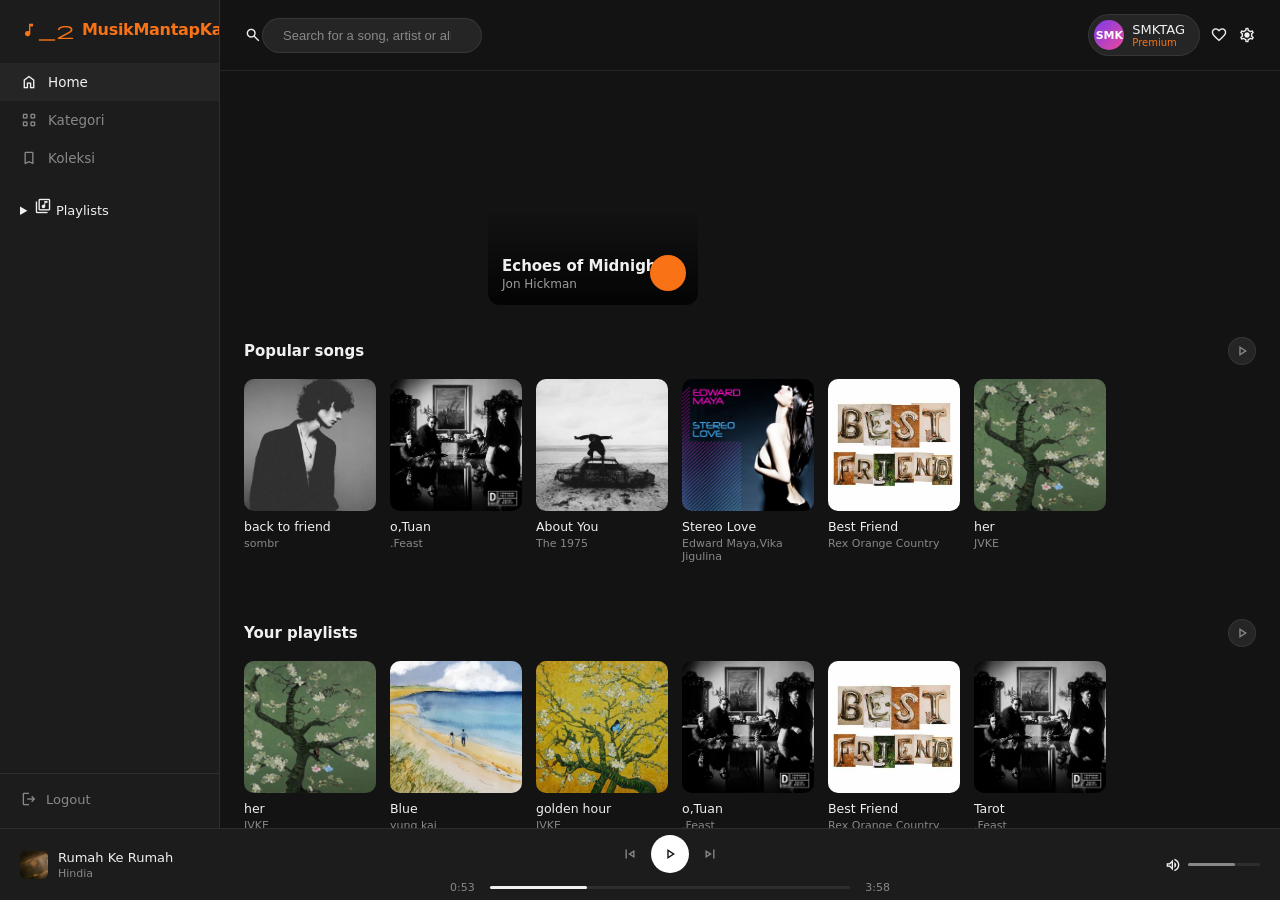
<file: Index.html>
<!DOCTYPE html>
<html lang="en">
<head>
  <meta charset="UTF-8">
  <meta name="viewport" content="width=device-width, initial-scale=1.0">
  <title>MusicMantap</title>
  <link rel="stylesheet" href="https://fonts.googleapis.com/css2?family=Material+Symbols+Outlined" />
  <link rel="stylesheet" href="Music.css">
</head>
<body>

<div class="app">

  <!-- SIDEBAR -->
  <aside class="sidebar">

    <div class="logo">
      <span class="material-symbols-outlined">music_note_2</span>
      MusikMantapKaliBah
    </div>

    <nav class="nav-section">
      <a href="#" class="nav-item active" >
        <span class="material-symbols-outlined">home</span>Home
      </a>
      <a href="Kategori.html" class="nav-item">
        <span class="material-symbols-outlined">view_cozy</span>Kategori
      </a>
      <a href="Koleksi.html" class="nav-item">
        <span class="material-symbols-outlined">bookmark</span>Koleksi
      </a>
    </nav>

    <div class="playlist-section">
      <details class="playlist-header">
        <summary>
        <span class="material-symbols-outlined">library_music</span>
        Playlists
        </summary>

      <div class="playlist-item">
        <div class="pl-thumb foto-rexorange1"></div>
        <a href="PlaylistYudis.html" class="linkplaylist">Playlist Yudis</a>
      </div>

      <div class="playlist-item">
        <div class="pl-thumb foto-jvke1"></div>
        <a href="PlaylistFardhan.html" class="linkplaylist">Playlist Fardhan</a>
      </div>

      <div class="playlist-item">
        <div class="pl-thumb foto-feast1"></div>
        <a href="PlaylistReyhan.html" class="linkplaylist">Playlist Reyhan</a>
      </div>

      <div class="playlist-item">
        <div class="pl-thumb foto-yungkai1"></div>
        <a href="PlaylistLita.html" class="linkplaylist">Playlist Lita</a>
      </div>
    </div>
    </details>

    <div class="sidebar-footer">
  <a href="Login/Login.html" style="text-decoration: none; color: inherit;">
    <div class="logout-btn">
      <span class="material-symbols-outlined">logout</span>
      Logout
    </div>
  </a>
</div>

  </aside>

  <!-- ══════════════════════════════════════════════════
      MAIN CONTENT
  ══════════════════════════════════════════════════ -->
  <main class="main">

    <!-- ── Top Bar ─────────────────────────────────── -->
    <div class="topbar">
      <div class="search-wrap">
        <span class="material-symbols-outlined">search</span>
        <input class="search-input" type="text" placeholder="Search for a song, artist or album" />
      </div>
      <div class="topbar-right">
        <div class="user-chip">
          <div class="avatar">SMK</div>
          <div>
            <div class="user-name">SMKTAG</div>
            <div class="user-tag">Premium</div>
          </div>
        </div>
        <span class="material-symbols-outlined">favorite</span>
        <span class="material-symbols-outlined">settings</span>
      </div>
    </div>

    <!-- ── Page Content ─────────────────────────────── -->
    <div class="content">

      <!-- Hero Carousel -->
      <div class="hero-wrap">
        <div class="hero-card sm">
          <div class="card-bg g-purple"></div>
        </div>
        <div class="hero-card sm">
          <div class="card-bg g-blue"></div>
        </div>
        <div class="hero-card lg">
          <div class="card-bg g-orange"></div>
          <div class="hero-meta">
            <h2>Echoes of Midnight</h2>
            <p>Jon Hickman</p>
          </div>
          <div class="hero-play" onclick="togglePlay()">
            <i class="ti ti-player-play" id="hero-icon"></i>
          </div>
        </div>
        <div class="hero-card sm">
          <div class="card-bg g-teal"></div>
        </div>
        <div class="hero-card sm">
          <div class="card-bg g-rose"></div>
        </div>
      </div>
      

      <!-- Popular Songs -->
      <div class="section-hdr">
        <h3>Popular songs</h3>
        <div class="nav-arrow"><span class="material-symbols-outlined">play_arrow</span></div>
      </div>
      <div class="songs-grid">

        <div class="song-card">
          <div class="song-thumb">
            <div class="song-cover foto-sombr1"></div>
            <div class="song-overlay">
              <div class="mini-play"><span class="material-symbols-outlined">play_arrow</span></div>
            </div>
          </div>
          <div class="song-title">back to friend</div>
          <div class="song-artist">sombr</div>
        </div>

        <div class="song-card">
          <div class="song-thumb">
            <div class="song-cover foto-feast1"></div>
            <div class="song-overlay">
              <div class="mini-play"><span class="material-symbols-outlined">play_arrow</span></div>
            </div>
          </div>
          <div class="song-title">o,Tuan</div>
          <div class="song-artist">.Feast</div>
        </div>

        <div class="song-card">
          <div class="song-thumb">
            <div class="song-cover foto-aboutyou1"></div>
            <div class="song-overlay">
              <div class="mini-play"><span class="material-symbols-outlined">play_arrow</span></div>
            </div>
          </div>
          <div class="song-title">About You</div>
          <div class="song-artist">The 1975</div>
        </div>

        <div class="song-card">
          <div class="song-thumb">
            <div class="song-cover foto-stereolove1"></div>
            <div class="song-overlay">
              <div class="mini-play"><span class="material-symbols-outlined">play_arrow</span></div>
            </div>
          </div>
          <div class="song-title">Stereo Love</div>
          <div class="song-artist">Edward Maya,Vika Jigulina</div>
        </div>

        <div class="song-card">
          <div class="song-thumb">
            <div class="song-cover foto-rexorange1"></div>
            <div class="song-overlay">
              <div class="mini-play"><span class="material-symbols-outlined">play_arrow</span></div>
            </div>
          </div>
          <div class="song-title">Best Friend</div>
          <div class="song-artist">Rex Orange Country</div>
        </div>

        <div class="song-card">
          <div class="song-thumb">
            <div class="song-cover foto-jvke1"></div>
            <div class="song-overlay">
              <div class="mini-play"><span class="material-symbols-outlined">play_arrow</span></div>
            </div>
          </div>
          <div class="song-title">her</div>
          <div class="song-artist">JVKE</div>
        </div>

      </div>
    </div>

    <div class="content">
      <!-- Popular Songs -->
      <div class="section-hdr">
        <h3>Your playlists</h3>
        <div class="nav-arrow"><span class="material-symbols-outlined">play_arrow</span></div>
      </div>
      <div class="songs-grid">

        <div class="song-card">
          <div class="song-thumb">
            <div class="song-cover foto-jvke1"></div>
            <div class="song-overlay">
              <div class="mini-play"><span class="material-symbols-outlined">play_arrow</span></div>
            </div>
          </div>
          <div class="song-title">her</div>
          <div class="song-artist">JVKE</div>
        </div>

        <div class="song-card">
          <div class="song-thumb">
            <div class="song-cover foto-yungkai1"></div>
            <div class="song-overlay">
              <div class="mini-play"><span class="material-symbols-outlined">play_arrow</span></div>
            </div>
          </div>
          <div class="song-title">Blue</div>
          <div class="song-artist">yung kai</div>
        </div>

        <div class="song-card">
          <div class="song-thumb">
            <div class="song-cover foto-jvke2"></div>
            <div class="song-overlay">
              <div class="mini-play"><span class="material-symbols-outlined">play_arrow</span></div>
            </div>
          </div>
          <div class="song-title">golden hour</div>
          <div class="song-artist">JVKE</div>
        </div>

        <div class="song-card">
          <div class="song-thumb">
            <div class="song-cover foto-feast1"></div>
            <div class="song-overlay">
              <div class="mini-play"><span class="material-symbols-outlined">play_arrow</span></div>
            </div>
          </div>
          <div class="song-title">o,Tuan</div>
          <div class="song-artist">.Feast</div>
        </div>

        <div class="song-card">
          <div class="song-thumb">
            <div class="song-cover foto-rexorange1"></div>
            <div class="song-overlay">
              <div class="mini-play"><span class="material-symbols-outlined">play_arrow</span></div>
            </div>
          </div>
          <div class="song-title">Best Friend</div>
          <div class="song-artist">Rex Orange Country</div>
        </div>

        <div class="song-card">
          <div class="song-thumb">
            <div class="song-cover foto-feast1"></div>
            <div class="song-overlay">
              <div class="mini-play"><span class="material-symbols-outlined">play_arrow</span></div>
            </div>
          </div>
          <div class="song-title">Tarot</div>
          <div class="song-artist">.Feast</div>
        </div>

      </div>
    </div>

        <div class="content">
      <!-- Popular Songs -->
      <div class="section-hdr">
        <h3>Hindia</h3>
        <div class="nav-arrow"><span class="material-symbols-outlined">play_arrow</span></div>
      </div>
      <div class="songs-grid">

        <div class="song-card">
          <div class="song-thumb">
            <div class="song-cover foto-hindia1"></div>
            <div class="song-overlay">
              <div class="mini-play"><span class="material-symbols-outlined">play_arrow</span></div>
            </div>
          </div>
          <div class="song-title">Evaluasi</div>
          <div class="song-artist">Hindia</div>
        </div>

        <div class="song-card">
          <div class="song-thumb">
            <div class="song-cover foto-hindia1"></div>
            <div class="song-overlay">
              <div class="mini-play"><span class="material-symbols-outlined">play_arrow</span></div>
            </div>
          </div>
          <div class="song-title">Rumah Ke Rumah</div>
          <div class="song-artist">Hindia</div>
        </div>

        <div class="song-card">
          <div class="song-thumb">
            <div class="song-cover foto-hindia2"></div>
            <div class="song-overlay">
              <div class="mini-play"><span class="material-symbols-outlined">play_arrow</span></div>
            </div>
          </div>
          <div class="song-title">Cincin</div>
          <div class="song-artist">Hindia</div>
        </div>

        <div class="song-card">
          <div class="song-thumb">
            <div class="song-cover foto-hindia3"></div>
            <div class="song-overlay">
              <div class="mini-play"><span class="material-symbols-outlined">play_arrow</span></div>
            </div>
          </div>
          <div class="song-title">Everything u are</div>
          <div class="song-artist">Hindia</div>
        </div>

        <div class="song-card">
          <div class="song-thumb">
            <div class="song-cover foto-hindia2"></div>
            <div class="song-overlay">
              <div class="mini-play"><span class="material-symbols-outlined">play_arrow</span></div>
            </div>
          </div>
          <div class="song-title">Kita Ke Sana</div>
          <div class="song-artist">Hindia</div>
        </div>

        <div class="song-card">
          <div class="song-thumb">
            <div class="song-cover foto-hindia1"></div>
            <div class="song-overlay">
              <div class="mini-play"><span class="material-symbols-outlined">play_arrow</span></div>
            </div>
          </div>
          <div class="song-title">Secukupnya</div>
          <div class="song-artist">Hindia</div>
        </div>
      </div>
    </div>
  </main>
  <!-- /main -->

  <!-- ══════════════════════════════════════════════════
       PLAYER BAR
  ══════════════════════════════════════════════════ -->
  <div class="player-bar">

    <!-- Now Playing -->
    <div class="now-playing">
      <div class="pl-thumb foto-hindia1"></div>
      <div>
        <div class="np-title">Rumah Ke Rumah</div>
        <div class="np-artist">Hindia</div>
      </div>
    </div>

    <!-- Controls + Progress -->
    <div class="player-center">
      <div class="ctrl-buttons">
        <button class="ctrl-btn" aria-label="Previous">
          <span class="material-symbols-outlined">skip_previous</span>
        </button>
        <button class="ctrl-btn play-main" id="main-play-btn" onclick="togglePlay()" aria-label="Play/Pause">
          <span class="material-symbols-outlined">play_arrow</span>
        </button>
        <button class="ctrl-btn" aria-label="Next">
          <span class="material-symbols-outlined">skip_next</span>
        </button>
      </div>
      <div class="progress-row">
        <span class="time" id="cur-time">0:53</span>
        <div class="progress-track" id="progress-track" onclick="seek(event)">
          <div class="progress-fill" id="progress-fill"></div>
        </div>
        <span class="time end">3:58</span>
      </div>
    </div>

    <!-- Volume + Actions --> 
    <div class="player-right">
      <button class="ctrl-btn" aria-label="Like"><i class="ti ti-heart"></i></button>
      <button class="ctrl-btn" aria-label="Shuffle"><i class="ti ti-arrows-shuffle"></i></button>
      <div class="vol-wrap">
        <span class="material-symbols-outlined">volume_up</span>
        <div class="vol-bar">
          <div class="vol-fill"></div>
        </div>
      </div>
    </div>

  </div>
  <!-- /player-bar -->

</div>
<!-- /app -->

<script>
  /* ── Navigation ───────────────────────────────────── */
  function setNav(el) {
    document.querySelectorAll('.nav-item').forEach(n => n.classList.remove('active'));
    el.classList.add('active');
  }

  /* ── Category pills ───────────────────────────────── */
  function setCat(el) {
    document.querySelectorAll('.cat-pill').forEach(c => c.classList.remove('active'));
    el.classList.add('active');
  }

  /* ── Playback ─────────────────────────────────────── */
  let playing    = false;
  let currentPct = 27;
  let animFrame;

  function togglePlay() {
    playing = !playing;
    ['hero-icon', 'main-icon'].forEach(id => {
      document.getElementById(id).className =
        playing ? 'ti ti-player-pause' : 'ti ti-player-play';
    });
    playing ? animateProgress() : cancelAnimationFrame(animFrame);
  }

  function animateProgress() {
    if (!playing) return;
    currentPct += 0.005;
    if (currentPct >= 100) currentPct = 0;

    document.getElementById('progress-fill').style.width = currentPct + '%';
    
    const totalSec = 238;
    const elapsed  = Math.round((currentPct / 100) * totalSec);
    const m = Math.floor(elapsed / 60);
    const s = elapsed % 60;
    document.getElementById('cur-time').textContent =
      m + ':' + String(s).padStart(2, '0');

    animFrame = requestAnimationFrame(animateProgress);
  }

  /* ── Seek on click ────────────────────────────────── */
  function seek(e) {
    const track = document.getElementById('progress-track');
    const rect  = track.getBoundingClientRect();
    currentPct  = Math.max(0, Math.min(100,
      ((e.clientX - rect.left) / rect.width) * 100
    ));
    document.getElementById('progress-fill').style.width = currentPct + '%';
  }
</script>

</body>
</html>
</file>
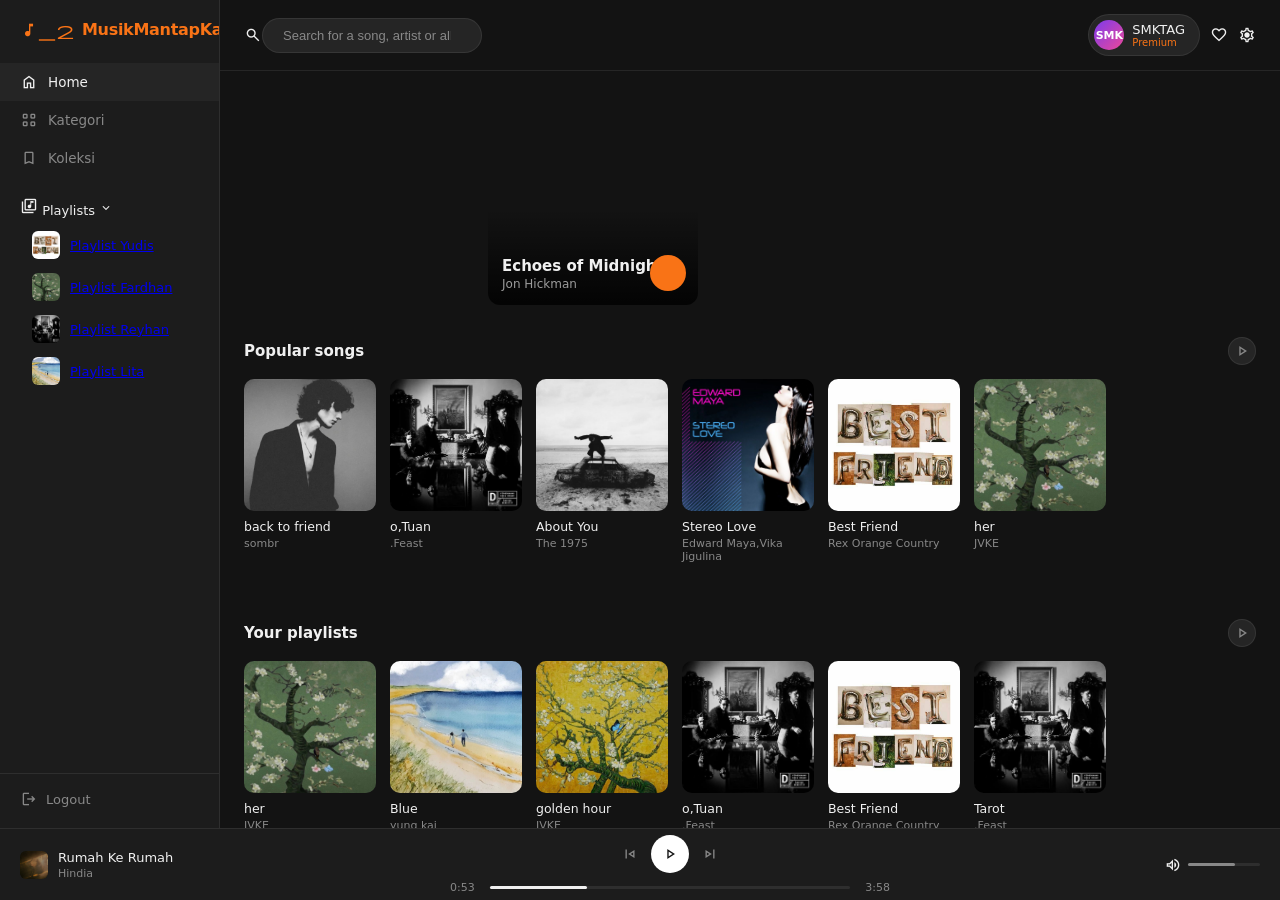
<file: HomePage.html>
<!DOCTYPE html>
<html lang="en">
<head>
  <meta charset="UTF-8">
  <meta name="viewport" content="width=device-width, initial-scale=1.0">
  <title>MusicMantap</title>
  <link rel="stylesheet" href="https://fonts.googleapis.com/css2?family=Material+Symbols+Outlined" />
  <link rel="stylesheet" href="Music.css">
</head>
<body>

<div class="app">

  <!-- SIDEBAR -->
  <aside class="sidebar">

    <div class="logo">
      <span class="material-symbols-outlined">music_note_2</span>
      MusikMantapKaliBah
    </div>

    <nav class="nav-section">
      <a href="#" class="nav-item active" >
        <span class="material-symbols-outlined">home</span>Home
      </a>
      <a href="Kategori.html" class="nav-item">
        <span class="material-symbols-outlined">view_cozy</span>Kategori
      </a>
      <a href="Koleksi.html" class="nav-item">
        <span class="material-symbols-outlined">bookmark</span>Koleksi
      </a>
    </nav>

    <div class="playlist-section">
      <div class="playlist-header">
        <span class="material-symbols-outlined">library_music</span>
        Playlists
        <span class="material-symbols-outlined arrow">expand_more</span>
      </div>

      <div class="playlist-item">
        <div class="pl-thumb foto-rexorange1"></div>
        <a href="PlaylistYudis.html">Playlist Yudis</a>
      </div>

      <div class="playlist-item">
        <div class="pl-thumb foto-jvke1"></div>
        <a href="PlaylistFardhan.html">Playlist Fardhan</a>
      </div>

      <div class="playlist-item">
        <div class="pl-thumb foto-feast1"></div>
        <a href="PlaylistReyhan.html">Playlist Reyhan</a>
      </div>

      <div class="playlist-item">
        <div class="pl-thumb foto-yungkai1"></div>
        <a href="PlaylistLita.html">Playlist Lita</a>
      </div>
    </div>

    <div class="sidebar-footer">
  <a href="Login/Login.html" style="text-decoration: none; color: inherit;">
    <div class="logout-btn">
      <span class="material-symbols-outlined">logout</span>
      Logout
    </div>
  </a>
</div>

  </aside>

  <!-- ══════════════════════════════════════════════════
      MAIN CONTENT
  ══════════════════════════════════════════════════ -->
  <main class="main">

    <!-- ── Top Bar ─────────────────────────────────── -->
    <div class="topbar">
      <div class="search-wrap">
        <span class="material-symbols-outlined">search</span>
        <input class="search-input" type="text" placeholder="Search for a song, artist or album" />
      </div>
      <div class="topbar-right">
        <div class="user-chip">
          <div class="avatar">SMK</div>
          <div>
            <div class="user-name">SMKTAG</div>
            <div class="user-tag">Premium</div>
          </div>
        </div>
        <span class="material-symbols-outlined">favorite</span>
        <span class="material-symbols-outlined">settings</span>
      </div>
    </div>

    <!-- ── Page Content ─────────────────────────────── -->
    <div class="content">

      <!-- Hero Carousel -->
      <div class="hero-wrap">
        <div class="hero-card sm">
          <div class="card-bg g-purple"></div>
        </div>
        <div class="hero-card sm">
          <div class="card-bg g-blue"></div>
        </div>
        <div class="hero-card lg">
          <div class="card-bg g-orange"></div>
          <div class="hero-meta">
            <h2>Echoes of Midnight</h2>
            <p>Jon Hickman</p>
          </div>
          <div class="hero-play" onclick="togglePlay()">
            <i class="ti ti-player-play" id="hero-icon"></i>
          </div>
        </div>
        <div class="hero-card sm">
          <div class="card-bg g-teal"></div>
        </div>
        <div class="hero-card sm">
          <div class="card-bg g-rose"></div>
        </div>
      </div>
      

      <!-- Popular Songs -->
      <div class="section-hdr">
        <h3>Popular songs</h3>
        <div class="nav-arrow"><span class="material-symbols-outlined">play_arrow</span></div>
      </div>
      <div class="songs-grid">

        <div class="song-card">
          <div class="song-thumb">
            <div class="song-cover foto-sombr1"></div>
            <div class="song-overlay">
              <div class="mini-play"><span class="material-symbols-outlined">play_arrow</span></div>
            </div>
          </div>
          <div class="song-title">back to friend</div>
          <div class="song-artist">sombr</div>
        </div>

        <div class="song-card">
          <div class="song-thumb">
            <div class="song-cover foto-feast1"></div>
            <div class="song-overlay">
              <div class="mini-play"><span class="material-symbols-outlined">play_arrow</span></div>
            </div>
          </div>
          <div class="song-title">o,Tuan</div>
          <div class="song-artist">.Feast</div>
        </div>

        <div class="song-card">
          <div class="song-thumb">
            <div class="song-cover foto-aboutyou1"></div>
            <div class="song-overlay">
              <div class="mini-play"><span class="material-symbols-outlined">play_arrow</span></div>
            </div>
          </div>
          <div class="song-title">About You</div>
          <div class="song-artist">The 1975</div>
        </div>

        <div class="song-card">
          <div class="song-thumb">
            <div class="song-cover foto-stereolove1"></div>
            <div class="song-overlay">
              <div class="mini-play"><span class="material-symbols-outlined">play_arrow</span></div>
            </div>
          </div>
          <div class="song-title">Stereo Love</div>
          <div class="song-artist">Edward Maya,Vika Jigulina</div>
        </div>

        <div class="song-card">
          <div class="song-thumb">
            <div class="song-cover foto-rexorange1"></div>
            <div class="song-overlay">
              <div class="mini-play"><span class="material-symbols-outlined">play_arrow</span></div>
            </div>
          </div>
          <div class="song-title">Best Friend</div>
          <div class="song-artist">Rex Orange Country</div>
        </div>

        <div class="song-card">
          <div class="song-thumb">
            <div class="song-cover foto-jvke1"></div>
            <div class="song-overlay">
              <div class="mini-play"><span class="material-symbols-outlined">play_arrow</span></div>
            </div>
          </div>
          <div class="song-title">her</div>
          <div class="song-artist">JVKE</div>
        </div>

      </div>
    </div>

    <div class="content">
      <!-- Popular Songs -->
      <div class="section-hdr">
        <h3>Your playlists</h3>
        <div class="nav-arrow"><span class="material-symbols-outlined">play_arrow</span></div>
      </div>
      <div class="songs-grid">

        <div class="song-card">
          <div class="song-thumb">
            <div class="song-cover foto-jvke1"></div>
            <div class="song-overlay">
              <div class="mini-play"><span class="material-symbols-outlined">play_arrow</span></div>
            </div>
          </div>
          <div class="song-title">her</div>
          <div class="song-artist">JVKE</div>
        </div>

        <div class="song-card">
          <div class="song-thumb">
            <div class="song-cover foto-yungkai1"></div>
            <div class="song-overlay">
              <div class="mini-play"><span class="material-symbols-outlined">play_arrow</span></div>
            </div>
          </div>
          <div class="song-title">Blue</div>
          <div class="song-artist">yung kai</div>
        </div>

        <div class="song-card">
          <div class="song-thumb">
            <div class="song-cover foto-jvke2"></div>
            <div class="song-overlay">
              <div class="mini-play"><span class="material-symbols-outlined">play_arrow</span></div>
            </div>
          </div>
          <div class="song-title">golden hour</div>
          <div class="song-artist">JVKE</div>
        </div>

        <div class="song-card">
          <div class="song-thumb">
            <div class="song-cover foto-feast1"></div>
            <div class="song-overlay">
              <div class="mini-play"><span class="material-symbols-outlined">play_arrow</span></div>
            </div>
          </div>
          <div class="song-title">o,Tuan</div>
          <div class="song-artist">.Feast</div>
        </div>

        <div class="song-card">
          <div class="song-thumb">
            <div class="song-cover foto-rexorange1"></div>
            <div class="song-overlay">
              <div class="mini-play"><span class="material-symbols-outlined">play_arrow</span></div>
            </div>
          </div>
          <div class="song-title">Best Friend</div>
          <div class="song-artist">Rex Orange Country</div>
        </div>

        <div class="song-card">
          <div class="song-thumb">
            <div class="song-cover foto-feast1"></div>
            <div class="song-overlay">
              <div class="mini-play"><span class="material-symbols-outlined">play_arrow</span></div>
            </div>
          </div>
          <div class="song-title">Tarot</div>
          <div class="song-artist">.Feast</div>
        </div>

      </div>
    </div>

        <div class="content">
      <!-- Popular Songs -->
      <div class="section-hdr">
        <h3>Hindia</h3>
        <div class="nav-arrow"><span class="material-symbols-outlined">play_arrow</span></div>
      </div>
      <div class="songs-grid">

        <div class="song-card">
          <div class="song-thumb">
            <div class="song-cover foto-hindia1"></div>
            <div class="song-overlay">
              <div class="mini-play"><span class="material-symbols-outlined">play_arrow</span></div>
            </div>
          </div>
          <div class="song-title">Evaluasi</div>
          <div class="song-artist">Hindia</div>
        </div>

        <div class="song-card">
          <div class="song-thumb">
            <div class="song-cover foto-hindia1"></div>
            <div class="song-overlay">
              <div class="mini-play"><span class="material-symbols-outlined">play_arrow</span></div>
            </div>
          </div>
          <div class="song-title">Rumah Ke Rumah</div>
          <div class="song-artist">Hindia</div>
        </div>

        <div class="song-card">
          <div class="song-thumb">
            <div class="song-cover foto-hindia2"></div>
            <div class="song-overlay">
              <div class="mini-play"><span class="material-symbols-outlined">play_arrow</span></div>
            </div>
          </div>
          <div class="song-title">Cincin</div>
          <div class="song-artist">Hindia</div>
        </div>

        <div class="song-card">
          <div class="song-thumb">
            <div class="song-cover foto-hindia3"></div>
            <div class="song-overlay">
              <div class="mini-play"><span class="material-symbols-outlined">play_arrow</span></div>
            </div>
          </div>
          <div class="song-title">Everything u are</div>
          <div class="song-artist">Hindia</div>
        </div>

        <div class="song-card">
          <div class="song-thumb">
            <div class="song-cover foto-hindia2"></div>
            <div class="song-overlay">
              <div class="mini-play"><span class="material-symbols-outlined">play_arrow</span></div>
            </div>
          </div>
          <div class="song-title">Kita Ke Sana</div>
          <div class="song-artist">Hindia</div>
        </div>

        <div class="song-card">
          <div class="song-thumb">
            <div class="song-cover foto-hindia1"></div>
            <div class="song-overlay">
              <div class="mini-play"><span class="material-symbols-outlined">play_arrow</span></div>
            </div>
          </div>
          <div class="song-title">Secukupnya</div>
          <div class="song-artist">Hindia</div>
        </div>
      </div>
    </div>
  </main>
  <!-- /main -->

  <!-- ══════════════════════════════════════════════════
       PLAYER BAR
  ══════════════════════════════════════════════════ -->
  <div class="player-bar">

    <!-- Now Playing -->
    <div class="now-playing">
      <div class="pl-thumb foto-hindia1"></div>
      <div>
        <div class="np-title">Rumah Ke Rumah</div>
        <div class="np-artist">Hindia</div>
      </div>
    </div>

    <!-- Controls + Progress -->
    <div class="player-center">
      <div class="ctrl-buttons">
        <button class="ctrl-btn" aria-label="Previous">
          <span class="material-symbols-outlined">skip_previous</span>
        </button>
        <button class="ctrl-btn play-main" id="main-play-btn" onclick="togglePlay()" aria-label="Play/Pause">
          <span class="material-symbols-outlined">play_arrow</span>
        </button>
        <button class="ctrl-btn" aria-label="Next">
          <span class="material-symbols-outlined">skip_next</span>
        </button>
      </div>
      <div class="progress-row">
        <span class="time" id="cur-time">0:53</span>
        <div class="progress-track" id="progress-track" onclick="seek(event)">
          <div class="progress-fill" id="progress-fill"></div>
        </div>
        <span class="time end">3:58</span>
      </div>
    </div>

    <!-- Volume + Actions --> 
    <div class="player-right">
      <button class="ctrl-btn" aria-label="Like"><i class="ti ti-heart"></i></button>
      <button class="ctrl-btn" aria-label="Shuffle"><i class="ti ti-arrows-shuffle"></i></button>
      <div class="vol-wrap">
        <span class="material-symbols-outlined">volume_up</span>
        <div class="vol-bar">
          <div class="vol-fill"></div>
        </div>
      </div>
    </div>

  </div>
  <!-- /player-bar -->

</div>
<!-- /app -->

<script>
  /* ── Navigation ───────────────────────────────────── */
  function setNav(el) {
    document.querySelectorAll('.nav-item').forEach(n => n.classList.remove('active'));
    el.classList.add('active');
  }

  /* ── Category pills ───────────────────────────────── */
  function setCat(el) {
    document.querySelectorAll('.cat-pill').forEach(c => c.classList.remove('active'));
    el.classList.add('active');
  }

  /* ── Playback ─────────────────────────────────────── */
  let playing    = false;
  let currentPct = 27;
  let animFrame;

  function togglePlay() {
    playing = !playing;
    ['hero-icon', 'main-icon'].forEach(id => {
      document.getElementById(id).className =
        playing ? 'ti ti-player-pause' : 'ti ti-player-play';
    });
    playing ? animateProgress() : cancelAnimationFrame(animFrame);
  }

  function animateProgress() {
    if (!playing) return;
    currentPct += 0.005;
    if (currentPct >= 100) currentPct = 0;

    document.getElementById('progress-fill').style.width = currentPct + '%';
    
    const totalSec = 238;
    const elapsed  = Math.round((currentPct / 100) * totalSec);
    const m = Math.floor(elapsed / 60);
    const s = elapsed % 60;
    document.getElementById('cur-time').textContent =
      m + ':' + String(s).padStart(2, '0');

    animFrame = requestAnimationFrame(animateProgress);
  }

  /* ── Seek on click ────────────────────────────────── */
  function seek(e) {
    const track = document.getElementById('progress-track');
    const rect  = track.getBoundingClientRect();
    currentPct  = Math.max(0, Math.min(100,
      ((e.clientX - rect.left) / rect.width) * 100
    ));
    document.getElementById('progress-fill').style.width = currentPct + '%';
  }
</script>

</body>
</html>
</file>
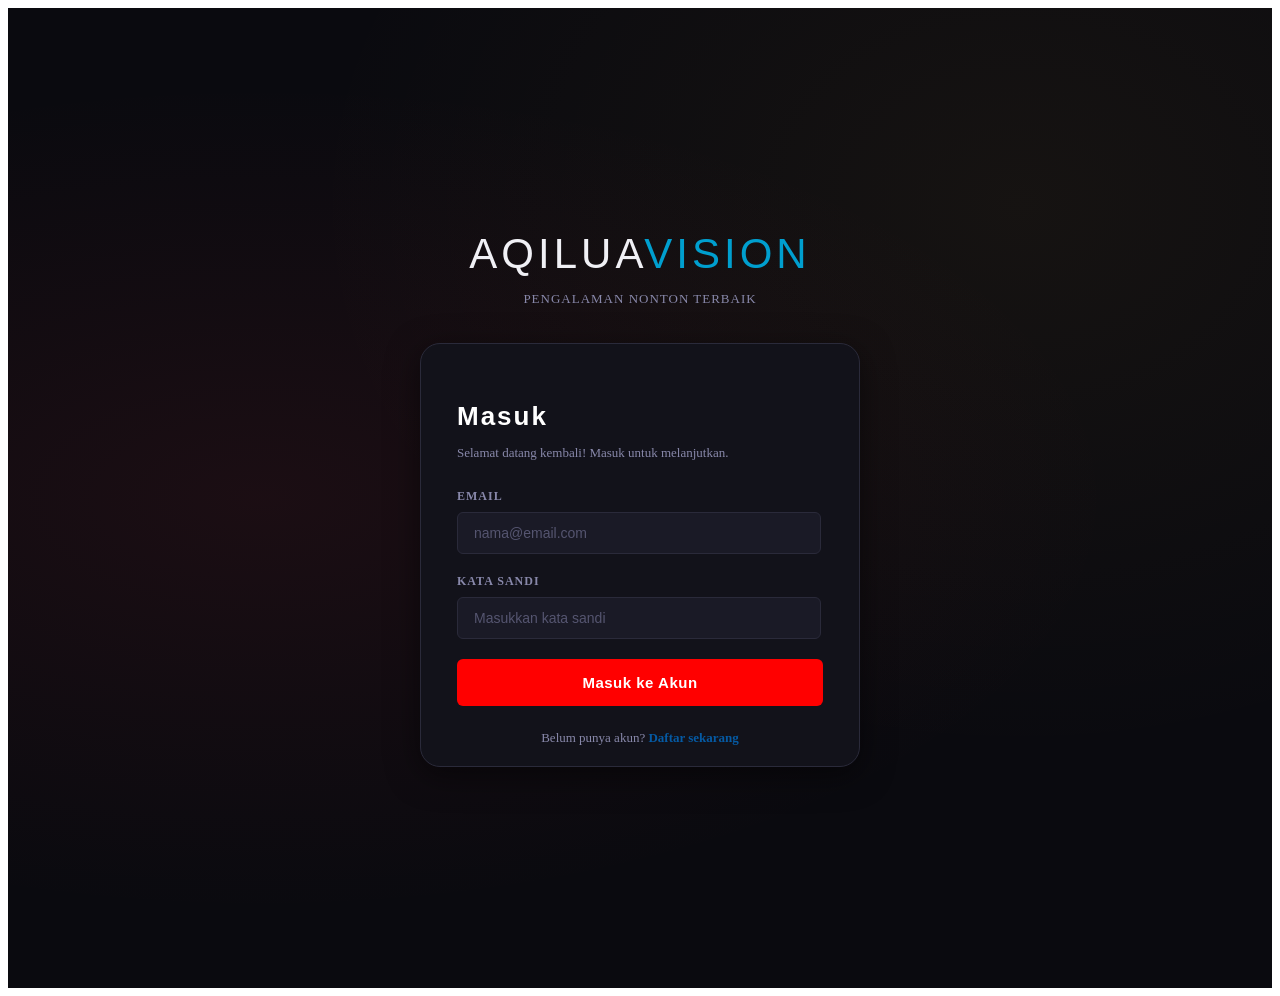
<file: Login.html>
<!DOCTYPE html>
<html lang="id">
<head>
  <meta charset="UTF-8" />
  <meta name="viewport" content="width=device-width, initial-scale=1.0"/>
  <title>Login — ABSOLUTE</title>
  <link rel="stylesheet" href="Login.css"/>
</head>
<body>

  <!-- AUTH PAGE — LOGIN
 -->
  <div class="auth-page">
    <div class="auth-container">

      <!-- Logo -->
      <div class="auth-header">
        <div class="auth-logo">AQILUA<span>VISION</span></div>
        <p class="auth-subtitle">Pengalaman Nonton Terbaik</p>
      </div>

      <!-- Card -->
      <div class="auth-card">
        <h2>Masuk</h2>
        <p class="auth-desc">Selamat datang kembali! Masuk untuk melanjutkan.</p>


        <form action="index.html" method="get">

          <div class="form-group">
            <label for="email">Email</label>
            <input
              type="email"
              id="email"
              name="email"
              class="form-control"
              placeholder="nama@email.com"
              required
            />
          </div>

          <div class="form-group">
            <label for="password">Kata Sandi</label>
              <input
                type="password"
                id="password"
                name="password"
                class="form-control"
                placeholder="Masukkan kata sandi"
                required
              />
              <span class="input-icon"></span>
            </div>
            <button type="submit" class="btn btn-primary btn-block btn-lg">
            Masuk ke Akun
          </button>

        </form>

        <div class="auth-footer">
          Belum punya akun? <a href="register.html">Daftar sekarang</a>
        </div>
          </div>
      </div>
    </div>
  </div>

</body>
</html>
</file>
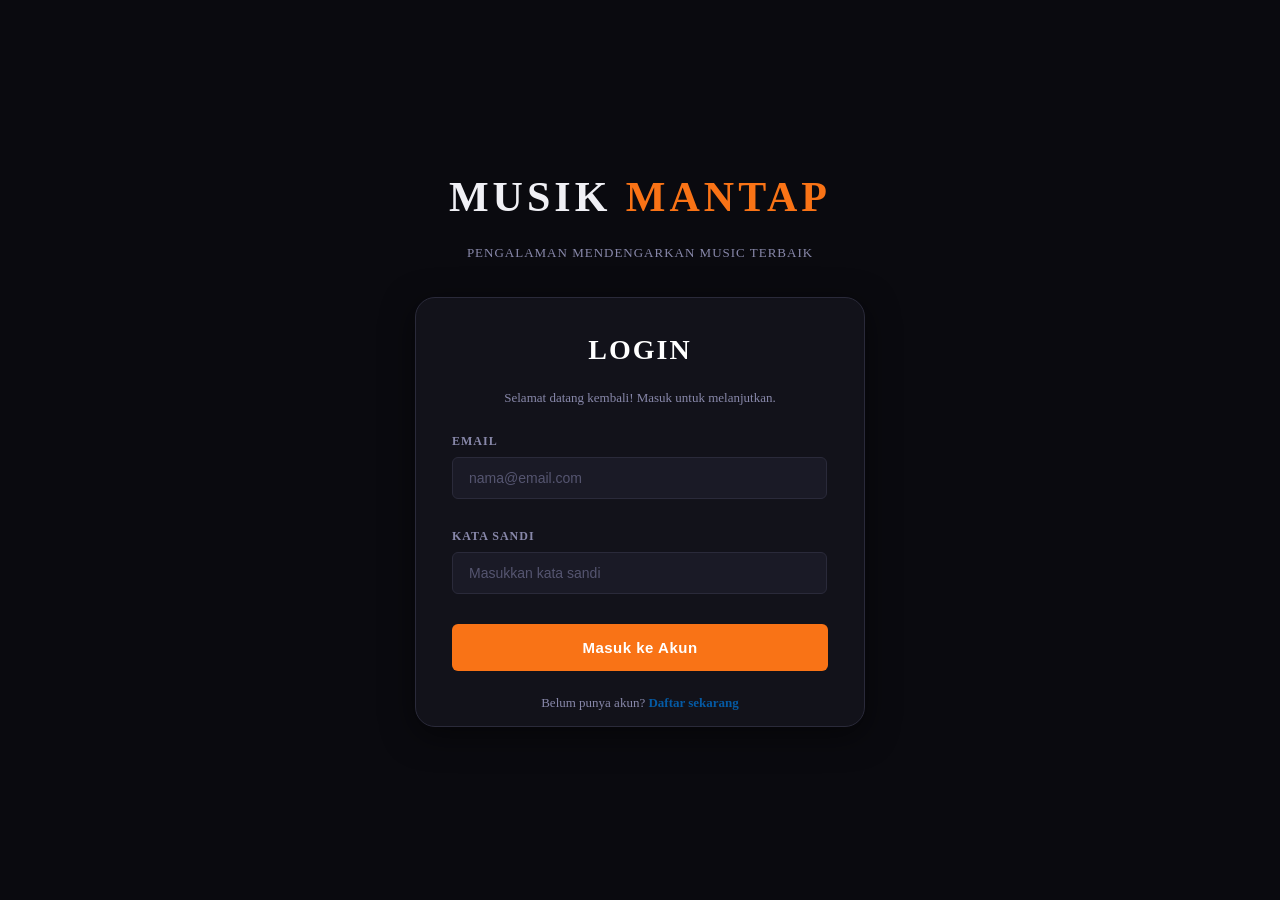
<file: Login/Login.html>
<!DOCTYPE html>
<html lang="id">
<head>
  <meta charset="UTF-8" />
  <meta name="viewport" content="width=device-width, initial-scale=1.0"/>
  <title>Login Musik</title>
  <link rel="stylesheet" href="Login.css"/>
</head>
<body>

  <!-- AUTH PAGE — LOGIN-->
  <div class="auth-page">
    <div class="auth-container">

      <!-- Logo -->
      <div class="auth-header">
        <div class="auth-logo">MUSIK<span> MANTAP</span></div><br>
        <p class="auth-subtitle">Pengalaman Mendengarkan Music Terbaik</p>
      </div>

      <!-- Card -->
      <div class="auth-card">
        <h2>LOGIN</h2><br>
        <p class="auth-desc">Selamat datang kembali! Masuk untuk melanjutkan.</p>


        <form action="../HomePage.html" method="get">

          <div class="form-group">
            <label for="email">Email</label>
            <input
              type="email"
              id="email"
              name="email"
              class="form-control"
              placeholder="nama@email.com"
              required
            />
          </div>

          <div class="form-group">
            <label for="password">Kata Sandi</label>
              <input
                type="password"
                id="password"
                name="password"
                class="form-control"
                placeholder="Masukkan kata sandi"
                required
              />
              <span class="input-icon"></span>
            </div>
            <button type="submit" class="btn btn-primary btn-block btn-lg">
            Masuk ke Akun
          </button>

        </form>

        <div class="auth-footer">
          Belum punya akun? <a href="../Register/Register.html">Daftar sekarang</a>
        </div>
          </div>
      </div>
    </div>
  </div>

</body>
</html>
</file>
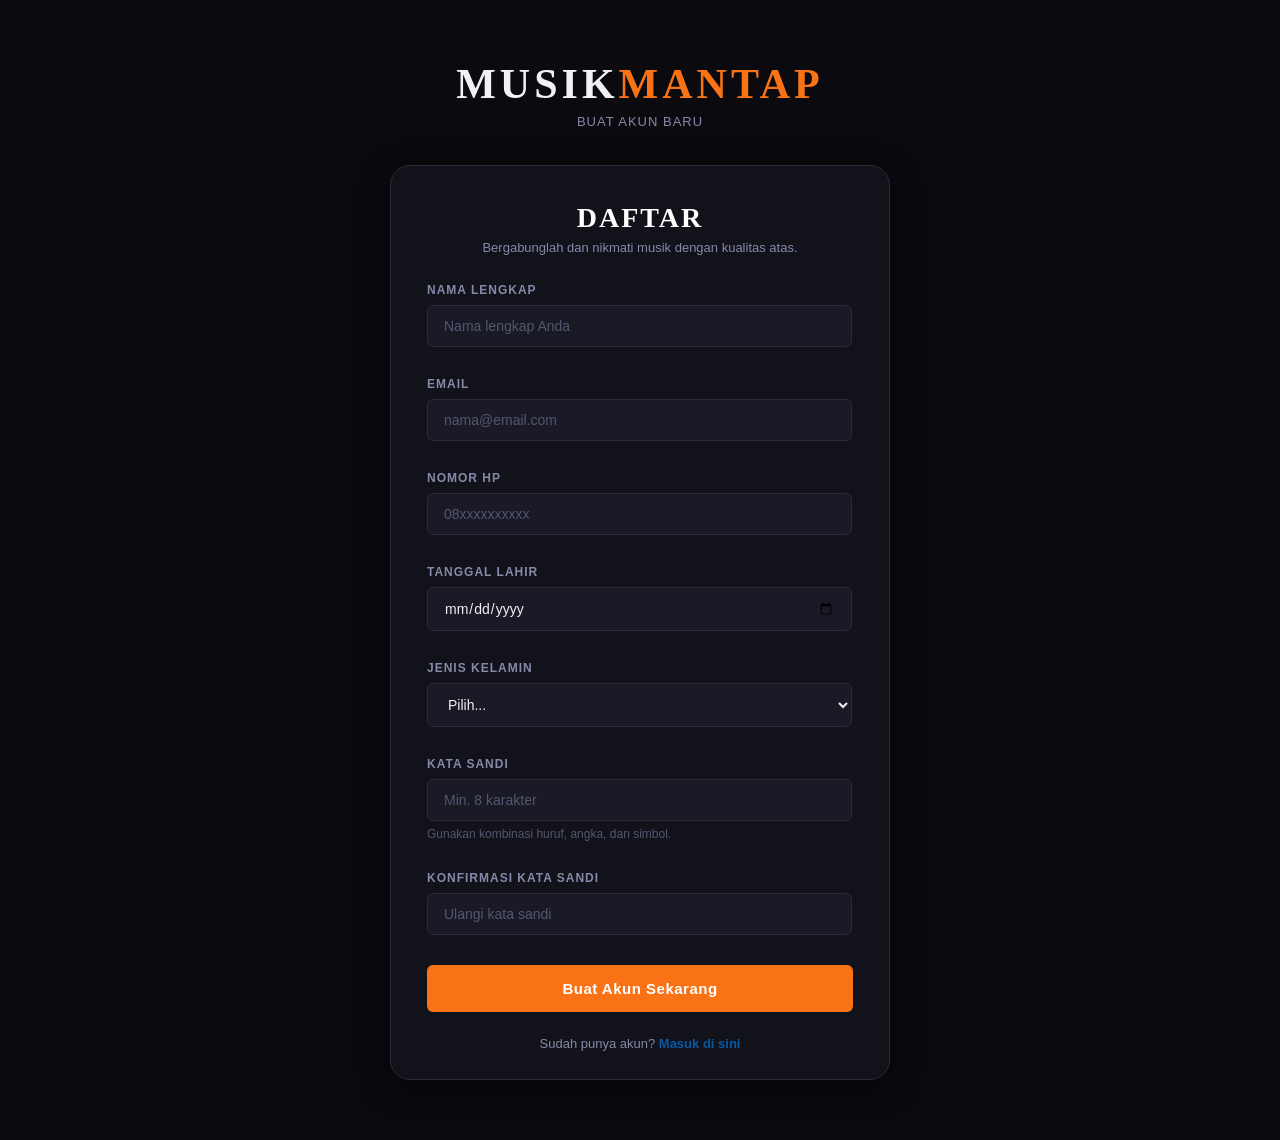
<file: Register/Register.html>
<!DOCTYPE html>
<html lang="id">
<head>
  <meta charset="UTF-8" />
  <meta name="viewport" content="width=device-width, initial-scale=1.0"/>
  <title>Daftar Musik</title>
  <link rel="stylesheet" href="Register.css"/>
</head>
<body>

  <!-- ================================================
      AUTH PAGE — REGISTER
      ================================================ -->
  <div class="auth-page">
    <div class="auth-container" style="max-width:500px;">

      <!-- Logo -->
      <div class="auth-header">
        <div class="auth-logo">MUSIK<span>MANTAP</span></div>
        <p class="auth-subtitle">Buat Akun Baru</p>
      </div>

      <!-- Card -->
      <div class="auth-card">
        <h2>DAFTAR</h2>
        <p class="auth-desc">Bergabunglah dan nikmati musik dengan kualitas atas.</p>

        <form action="../Login/Login.html" method="get">

          <!-- Nama Lengkap -->
          <div class="form-group">
            <label for="fullname">Nama Lengkap</label>
            <input
              type="text"
              id="fullname"
              name="fullname"
              class="form-control"
              placeholder="Nama lengkap Anda"
              required
            />
          </div>

          <!-- Email & Nomor HP -->
          <div class="form-row">
            <div class="form-group">
              <label for="email">Email</label>
              <input
                type="email"
                id="email"
                name="email"
                class="form-control"
                placeholder="nama@email.com"
                required
              />
            </div>
            <div class="form-group">
              <label for="phone">Nomor HP</label>
              <input
                type="tel"
                id="phone"
                name="phone"
                class="form-control"
                placeholder="08xxxxxxxxxx"
                required
              />
            </div>
          </div>

          <!-- Tanggal Lahir & Jenis Kelamin -->
          <div class="form-row">
            <div class="form-group">
              <label for="dob">Tanggal Lahir</label>
              <input
                type="date"
                id="dob"
                name="dob"
                class="form-control"
              />
            </div>
            <div class="form-group">
              <label for="gender">Jenis Kelamin</label>
              <select id="gender" name="gender" class="form-control">
                <option value="">Pilih...</option>
                <option value="L">Laki-laki</option>
                <option value="P">Perempuan</option>
              </select>
            </div>
          </div>

          <!-- Kata Sandi -->
          <div class="form-group">
            <label for="password">Kata Sandi</label>
            <div class="input-wrapper">
              <input
                type="password"
                id="password"
                name="password"
                class="form-control"
                placeholder="Min. 8 karakter"
                required
              />
            </div>
            <div class="form-hint">Gunakan kombinasi huruf, angka, dan simbol.</div>
          </div>

          <!-- Konfirmasi Kata Sandi -->
          <div class="form-group">
            <label for="confirm">Konfirmasi Kata Sandi</label>
            <div class="input-wrapper">
              <input
                type="password"
                id="confirm"
                name="confirm"
                class="form-control"
                placeholder="Ulangi kata sandi"
                required
              />
              <span class="input-icon"></span>
            </div>
          </div>

          <button type="submit" class="btn btn-primary btn-block btn-lg">
            Buat Akun Sekarang
          </button>

        </form>

        <div class="auth-footer">
          Sudah punya akun? <a href="../Login/Login.html">Masuk di sini</a>
        </div>
      </div>

    </div>
  </div>

</body>
</html>
</file>
<file: Music.css>
*, *::before, *::after {
  box-sizing: border-box;
  margin: 0;
  padding: 0;
}

/* ── Design Tokens ────────────────────────────────────── */
:root {
  --bg:      #131313;   /* main background          */
  --bg2:     #1c1c1c;   /* sidebar / player bar     */
  --bg3:     #252525;   /* input / pill / chip bg   */
  --bg4:     #2e2e2e;   /* hover surfaces / tracks  */
  --text:    #f0f0f0;   /* primary text             */
  --muted:   #888888;   /* secondary / icon text    */
  --accent:  #f97316;   /* orange brand accent      */
  --border:  rgba(255, 255, 255, 0.08);
  --radius:  12px;
}

html, body {
  height: 100%;
  background: #0c0c0c;
  font-family: 'Segoe UI', system-ui, -apple-system, sans-serif;
  color: var(--text);
  font-size: 14px;
  scrollbar-color: var(--muted) var(--bg);
  scrollbar-width: thin;
}

/* ══════════════════════════════════════════════════════
  APP SHELL 
══════════════════════════════════════════════════════ */
.app {
  display: grid;
  grid-template-columns: 220px 1fr;
  grid-template-rows: 1fr 72px;
  height: 100vh;
  overflow: hidden;
}

/* ══════════════════════════════════════════════════════
  SIDEBAR
══════════════════════════════════════════════════════ */
.sidebar {
  background: var(--bg2);
  border-right: 0.5px solid var(--border);
  grid-row: 1 / 2;
  display: flex;
  flex-direction: column;
  padding: 20px 0;
  overflow-y: auto;
}

/* Logo */
.logo {
  display: flex;
  align-items: center;
  gap: 8px;
  padding: 0 20px 24px;
  font-size: 16px;
  font-weight: 600;
  color: var(--accent);
  letter-spacing: -0.3px;
}
.logo i {
  font-size: 22px;
}

/* Nav items */
.nav-section {
  margin-bottom: 8px;
}

.nav-item {
  text-decoration: none;
  display: flex;
  align-items: center;
  gap: 10px;
  padding: 10px 20px;
  cursor: pointer;
  color: var(--muted);
  font-size: 13.5px;
  transition: color 0.15s, background 0.15s;
}
.nav-item:hover {
  color: var(--text);
  background: rgba(255, 255, 255, 0.04);
}
.nav-item.active {
  color: var(--text);
  background: var(--bg3);
}
.nav-item i {
  font-size: 18px;
}

/* Playlist section */
.playlist-header {
  display:inline-block;
  align-items: center;
  gap: 10px;
  padding: 12px 20px 6px;
  color: var(--muted);
  font-size: 13px;
  cursor: pointer;
  color:(var(--text))
}
.playlist-header i {
  font-size: 17px;
}
.playlist-header .arrow {
  margin-left: auto;
  font-size: 14px;
}

.playlist-item {
  display: flex;
  align-items: center;
  gap: 10px;
  padding: 7px 20px 7px 32px;
  cursor: pointer;
  color: var(--muted);
  font-size: 13px;
  transition: color 0.15s;
}
.playlist-item:hover {
  color: var(--text);
}

.linkplaylist {
  text-decoration: none;
  color: var(--muted);
  transition: color 0.15s;
}
.linkplaylist:hover {
  color: var(--text);
}

/* Playlist thumbnails */
.pl-thumb {
  width: 28px;
  height: 28px;
  border-radius: 6px;
  flex-shrink: 0;
}
.pl-1 { background: linear-gradient(135deg, #7c3aed, #a78bfa); }
.pl-2 { background: linear-gradient(135deg, #ea580c, #fbbf24); }
.pl-3 { background: linear-gradient(135deg, #0ea5e9, #6366f1); }
.pl-4 { background: linear-gradient(135deg, #34b800, #64ff6c); }

/* Sidebar footer */
.sidebar-footer {
  margin-top: auto;
  padding: 16px 20px 0;
  border-top: 0.5px solid var(--border);
}

.logout-btn {
  display: flex;
  align-items: center;
  gap: 8px;
  color: var(--muted);
  cursor: pointer;
  font-size: 13px;
  transition: color 0.15s;
}
.logout-btn:hover {
  color: var(--text);
}
.logout-btn i {
  font-size: 17px;
}

/* ══════════════════════════════════════════════════════
  MAIN AREA
══════════════════════════════════════════════════════ */
.main {
  grid-row: 1 / 2;
  overflow-y: auto;
  background: var(--bg);
}

/* ══════════════════════════════════════════════════════
  TOP BAR
══════════════════════════════════════════════════════ */
.topbar {
  position: sticky;
  top: 0;
  z-index: 20;
  background: var(--bg);
  border-bottom: 0.5px solid var(--border);
  display: flex;
  align-items: center;
  gap: 12px;
  padding: 14px 24px;
}

.material-symbols-outlined {
  font-size: 18px;
  cursor: pointer;
}

/* Search */
.search-wrap {
  position: relative;
  display: flex;
  align-items: center;
}
.search-wrap i {
  position: absolute;
  left: 12px;
  top: 50%;
  transform: translateY(-50%);
  color: var(--muted);
  font-size: 16px;
  pointer-events: none;
}
.search-input {
  width: 125%;
  background: var(--bg3);
  border: 0.5px solid var(--border);
  border-radius: 24px;
  padding: 9px 30px 9px 20px;
  color: var(--text);
  font-size: 13px;
  outline: none;
}
.search-input::placeholder {
  color: var(--muted);
}
.search-input:focus {
  border-color: rgba(255, 255, 255, 0.2);
}

/* Right side of topbar */
.topbar-right {
  display: flex;
  align-items: center;
  gap: 10px;
  margin-left: auto;
}

/* User chip */
.user-chip {
  display: flex;
  align-items: center;
  gap: 8px;
  background: var(--bg3);
  border: 0.5px solid var(--border);
  border-radius: 24px;
  padding: 5px 14px 5px 5px;
  cursor: pointer;
  transition: background 0.15s;
}
.user-chip:hover {
  background: var(--bg4);
}

.avatar {
  width: 30px;
  height: 30px;
  border-radius: 50%;
  background: linear-gradient(135deg, #7c3aed, #ec4899);
  display: flex;
  align-items: center;
  justify-content: center;
  font-size: 11px;
  font-weight: 600;
  color: white;
}

.user-name {
  font-size: 13px;
  font-weight: 500;
  line-height: 1.2;
}
.user-tag {
  font-size: 10px;
  color: var(--accent);
}

/* Icon buttons */
.icon-btn {
  width: 34px;
  height: 34px;
  border-radius: 50%;
  background: var(--bg3);
  border: 0.5px solid var(--border);
  display: flex;
  align-items: center;
  justify-content: center;
  cursor: pointer;
  color: var(--muted);
  transition: color 0.15s, background 0.15s;
}
.icon-btn:hover {
  color: var(--text);
  background: var(--bg4);
}
.icon-btn i {
  font-size: 17px;
}

/* ══════════════════════════════════════════════════════
  PAGE CONTENT WRAPPER
══════════════════════════════════════════════════════ */
.content {
  padding: 24px;
}

/* ══════════════════════════════════════════════════════
  HERO CAROUSEL
══════════════════════════════════════════════════════ */
.hero-wrap {
  display: flex;
  align-items: center;
  gap: 12px;
  margin-bottom: 32px;
}

.hero-card {
  position: relative;
  border-radius: var(--radius);
  overflow: hidden;
  cursor: pointer;
  flex-shrink: 0;
  transition: transform 0.2s, opacity 0.2s;
}

/* Small side cards */
.hero-card.sm {
  width: 110px;
  height: 165px;
  opacity: 0.5;
  filter: brightness(0.7);
}
.hero-card.sm:hover {
  opacity: 0.75;
  transform: scale(1.02);
}

/* Large featured card */
.hero-card.lg {
  width: 210px;
  height: 210px;
}
.hero-card.lg:hover {
  transform: scale(1.015);
}

/* Card background fill */
.card-bg {
  width: 100%;
  height: 100%;
  display: block;
}

.card-bg:hover {
  width: 500px;
  height: 1000px;
  filter: brightness(0.85);
}

/* FOTO FOTO MUSIK */
.foto-hindia1 {
  background-image: url('Foto/hindia1.jpg');
  background-size: cover;
  background-position: center top;
}

.foto-hindia2 {  background-image: url('Foto/hindia2.jpg');
  background-size: cover;
  background-position: center top;
}

.foto-hindia3   { 
  background-image: url('Foto/hindia3.jpg');
  background-size: cover;
  background-position: center top;
}

.foto-jvke1   {
  background-image: url('Foto/jvke1.jpg');
  background-size: cover;
  background-position: center top;
}

.foto-jvke2   {   
  background-image: url('Foto/jvke2.jpg');
  background-size: cover;
  background-position: center top;
}

.foto-yungkai1  {  
  background-image: url('Foto/yungkai1.jpg');
  background-size: cover;
  background-position: center top;
}

.foto-rexorange1  {  
  background-image: url('Foto/rexorange1.jpg');
  background-size: cover;
  background-position: center top;
}

.foto-feast1  {  
  background-image: url('Foto/feast1.jpg');
  background-size: cover;
  background-position: center top;
}

.foto-sombr1  {  
  background-image: url('Foto/sombr1.jpg');
  background-size: cover;
  background-position: center top;
}

.foto-aboutyou1  {  
  background-image: url('Foto/aboutyou1.jpg');
  background-size: cover;
  background-position: center top;
}

.foto-stereolove1  {  
  background-image: url('Foto/stereolove1.jpg');
  background-size: cover;
  background-position: center top;
}


/* Hero card overlay text */
.hero-meta {
  position: absolute;
  bottom: 0;
  left: 0;
  right: 0;
  padding: 48px 14px 14px;
  background: linear-gradient(transparent, rgba(0, 0, 0, 0.82));
}
.hero-meta h2 {
  font-size: 15px;
  font-weight: 600;
  margin-bottom: 2px;
}
.hero-meta p {
  font-size: 12px;
  color: rgba(255, 255, 255, 0.6);
}

/* Hero play button */
.hero-play {
  position: absolute;
  right: 12px;
  bottom: 14px;
  width: 36px;
  height: 36px;
  border-radius: 50%;
  background: var(--accent);
  display: flex;
  align-items: center;
  justify-content: center;
  cursor: pointer;
  color: white;
  transition: background 0.15s, transform 0.15s;
}
.hero-play:hover {
  background: #fb923c;
  transform: scale(1.08);
}
.hero-play i {
  font-size: 14px;
  margin-left: 2px;
}

/* ══════════════════════════════════════════════════════
  SECTION HEADER  (title + arrow button)
══════════════════════════════════════════════════════ */
.section-hdr {
  display: flex;
  align-items: center;
  justify-content: space-between;
  margin-bottom: 14px;
}
.section-hdr h3 {
  font-size: 15px;
  font-weight: 600;
}

.nav-arrow {
  width: 28px;
  height: 28px;
  border-radius: 50%;
  background: var(--bg3);
  border: 0.5px solid var(--border);
  display: flex;
  align-items: center;
  justify-content: center;
  cursor: pointer;
  color: var(--muted);
  font-size: 14px;
  transition: color 0.15s, background 0.15s;
}
.nav-arrow:hover {
  color: var(--text);
  background: var(--bg4);
}

/* ══════════════════════════════════════════════════════
  CATEGORY PILLS
══════════════════════════════════════════════════════ */
.categories {
  display: flex;
  gap: 8px;
  overflow-x: auto;
  scrollbar-width: none;          /* Firefox */
  padding-bottom: 4px;
  margin-bottom: 28px;
}
.categories::-webkit-scrollbar {
  display: none;                  /* Chrome / Safari */
}

.cat-pill {
  padding: 7px 18px;
  border-radius: 24px;
  border: 0.5px solid var(--border);
  background: var(--bg3);
  color: var(--muted);
  cursor: pointer;
  white-space: nowrap;
  font-size: 13px;
  flex-shrink: 0;
  transition: color 0.15s, border-color 0.15s, background 0.15s;
}
.cat-pill:hover {
  color: var(--text);
  border-color: rgba(255, 255, 255, 0.2);
}
.cat-pill.active {
  background: var(--accent);
  color: white;
  border-color: var(--accent);
}

/* ══════════════════════════════════════════════════════
  SONG CARDS
══════════════════════════════════════════════════════ */
.songs-grid {
  display: flex;
  gap: 14px;
  overflow-x: auto;
  scrollbar-width: none;
  padding-bottom: 8px;
}
.songs-grid::-webkit-scrollbar {
  display: none;
}

.song-card {
  flex-shrink: 0;
  width: 132px;
  cursor: pointer;
}

/* Album art */
.song-thumb {
  width: 132px;
  height: 132px;
  border-radius: 10px;
  overflow: hidden;
  position: relative;
  margin-bottom: 8px;
  transition: transform 0.2s;
}
.song-card:hover .song-thumb {
  transform: scale(1.04);
}

 /* Ganti atau tambahkan properti ini pada gambar sampulmu */
.song-cover, .card-bg {
  width: 100%;
  height: 100%;
  
  /* KUNCI UTAMA AGAR TIDAK BURAM/PECAH */
  object-fit: cover; /* Memotong gambar secara proporsional agar pas dengan kotak tanpa merusak piksel */
  object-position: center; /* Memastikan bagian tengah gambar yang selalu terlihat */

}

/* Hover overlay */
.song-overlay {
  position: absolute;
  inset: 0;
  background: rgba(0, 0, 0, 0.35);
  display: flex;
  align-items: flex-end;
  padding: 8px;
  opacity: 0;
  transition: opacity 0.15s;
}
.song-card:hover .song-overlay {
  opacity: 1;
}

/* Small play button on card */
.mini-play {
  width: 30px;
  height: 30px;
  border-radius: 50%;
  background: var(--accent);
  display: flex;
  align-items: center;
  justify-content: center;
  color: white;
  margin-left: auto;
  transition: transform 0.15s;
}
.mini-play:hover {
  transform: scale(1.1);
}
.mini-play i {
  font-size: 13px;
  margin-left: 2px;
}

/* Song metadata */
.song-title {
  font-size: 12.5px;
  font-weight: 500;
  margin-bottom: 3px;
  color: var(--text);
}
.song-artist {
  font-size: 11px;
  color: var(--muted);
}

/* ══════════════════════════════════════════════════════
  PLAYER BAR  (spans full width, fixed at bottom)
══════════════════════════════════════════════════════ */
.player-bar {
  grid-column: 1 / -1;
  grid-row: 2;
  background: var(--bg2);
  border-top: 0.5px solid var(--border);
  display: flex;
  align-items: center;
  padding: 0 20px;
  gap: 16px;
}

/* Now playing */
.now-playing {
  display: flex;
  align-items: center;
  gap: 10px;
  min-width: 200px;
}
.np-thumb {
  width: 42px;
  height: 42px;
  border-radius: 8px;
  background: linear-gradient(135deg, #7c3aed, #ec4899);
  flex-shrink: 0;
  display: flex;
  align-items: center;
  justify-content: center;
  font-size: 20px;
}
.np-title {
  font-size: 13px;
  font-weight: 500;
}
.np-artist {
  font-size: 11px;
  color: var(--muted);
  margin-top: 2px;
}

/* Center controls */
.player-center {
  flex: 1;
  display: flex;
  flex-direction: column;
  align-items: center;
  gap: 8px;
}

.ctrl-buttons {
  display: flex;
  align-items: center;
  gap: 12px;
}

.ctrl-btn {
  background: none;
  border: none;
  cursor: pointer;
  color: var(--muted);
  display: flex;
  align-items: center;
  justify-content: center;
  padding: 0;
  transition: color 0.15s;
}
.ctrl-btn:hover {
  color: var(--text);
}
.ctrl-btn i {
  font-size: 19px;
}

/* Main play/pause button */
.ctrl-btn.play-main {
  width: 38px;
  height: 38px;
  border-radius: 50%;
  background: white;
  color: #131313;
}
.ctrl-btn.play-main i {
  font-size: 17px;
  margin-left: 2px;
}
.ctrl-btn.play-main:hover {
  background: #e0e0e0;
  color: #131313;
}

/* Progress bar */
.progress-row {
  display: flex;
  align-items: center;
  gap: 10px;
  width: 100%;
  max-width: 440px;
}

.time {
  font-size: 11px;
  color: var(--muted);
  min-width: 30px;
}
.time.end {
  text-align: right;
}

.progress-track {
  flex: 1;
  height: 3px;
  background: var(--bg4);
  border-radius: 2px;
  cursor: pointer;
  position: relative;
}

.progress-fill {
  height: 100%;
  border-radius: 2px;
  background: var(--text);
  width: 27%;
  position: relative;
  transition: width 0.1s;
}

/* Scrubber thumb — appears on hover */
.progress-fill::after {
  content: '';
  width: 11px;
  height: 11px;
  border-radius: 50%;
  background: white;
  position: absolute;
  right: -5.5px;
  top: -4px;
  opacity: 0;
  transition: opacity 0.15s;
}
.progress-track:hover .progress-fill::after {
  opacity: 1;
}

/* Player right side */
.player-right {
  display: flex;
  align-items: center;
  gap: 10px;
  min-width: 140px;
  justify-content: flex-end;
}

.vol-wrap {
  display: flex;
  align-items: center;
  gap: 6px;
}

.vol-icon {
  font-size: 16px;
  color: var(--muted);
}

.vol-bar {
  width: 72px;
  height: 3px;
  background: var(--bg4);
  border-radius: 2px;
  cursor: pointer;
}

.vol-fill {
  height: 100%;
  border-radius: 2px;
  background: var(--muted);
  width: 65%;
  transition: background 0.15s;
}
.vol-bar:hover .vol-fill {
  background: var(--text);
}
</file>
<file: Login.css>
:root {
  --bg-dark: #0a0a0f;
  --bg-card: #12121a;
  --bg-surface: #1a1a26;
  --accent-red: #009fcf;
  --accent-gold: #f4b942;
  --accent-glow: rgba(230, 57, 70, 0.25);
  --text-primary: #f0f0f5;
  --text-muted: #8888aa;
  --text-dim: #555570;
  --border: #2a2a3a;
  --border-hover: #444460;
  --font-display: "Bebas Neue", sans-serif;
  --font-body: "Outfit", sans-serif;
  --radius-sm: 6px;
  --radius-md: 12px;
  --radius-lg: 20px;
  --shadow-card: 0 8px 32px rgba(0, 0, 0, 0.5);
  --shadow-glow: 0 0 24px rgba(230, 57, 70, 0.3);
}

.auth-page {
  min-height: 100vh;
  display: flex;
  align-items: center;
  justify-content: center;
  background:
    radial-gradient(
      ellipse at 20% 50%,
      rgba(230, 57, 70, 0.08) 0%,
      transparent 60%
    ),
    radial-gradient(
      ellipse at 80% 20%,
      rgba(244, 185, 66, 0.05) 0%,
      transparent 50%
    ),
    var(--bg-dark);
  padding: 40px 20px;
}

.auth-container {
  width: 100%;
  max-width: 440px;
}

.auth-header {
  text-align: center;
  margin-bottom: 36px;
}

.auth-logo {
  font-family: var(--font-display);
  font-size: 42px;
  letter-spacing: 4px;
  color: var(--text-primary);
  margin-bottom: 6px;
}

.auth-logo span {
  color: var(--accent-red);
}

.auth-subtitle {
  color: var(--text-muted);
  font-size: 13px;
  letter-spacing: 1px;
  text-transform: uppercase;
}

.auth-card {
  background: var(--bg-card);
  border: 1px solid var(--border);
  border-radius: var(--radius-lg);
  color: white;
  padding: 36px;
  height: 350px;
  box-shadow: var(--shadow-card);
}

.auth-card h2 {
  font-family: var(--font-display);
  font-size: 26px;
  letter-spacing: 2px;
  margin-bottom: 6px;
}

.auth-card .auth-desc {
  color: var(--text-muted);
  font-size: 13px;
  margin-bottom: 28px;
}

.auth-divider {
  text-align: center;
  color: var(--text-dim);
  font-size: 12px;
  margin: 20px 0;
  position: relative;
}

.auth-divider::before,
.auth-divider::after {
  content: "";
  position: absolute;
  top: 50%;
  width: 42%;
  height: 1px;
  background: var(--border);
}

.auth-divider::before {
  left: 0;
}
.auth-divider::after {
  right: 0;
}

.auth-footer {
  text-align: center;
  margin-top: 24px;
  font-size: 13px;
  color: var(--text-muted);
}

.auth-footer a {
  font-weight: 600;
  text-decoration: none;
  color: rgb(5, 90, 164);
}

.auth-footer a:hover {
  font-weight: 600;
  text-decoration: none;
  color: #333;
}
/* Password toggle wrapper */
.input-wrapper {
  position: relative;
}

.input-wrapper .form-control {
  padding-right: 44px;
}

.input-icon {
  position: absolute;
  right: 14px;
  top: 50%;
  transform: translateY(-50%);
  color: var(--text-dim);
  font-size: 16px;
  pointer-events: none;
}

.btn {
  display: inline-block;
  padding: 12px 28px;
  border-radius: var(--radius-sm);
  font-family: var(--font-body);
  font-size: 14px;
  font-weight: 600;
  letter-spacing: 0.5px;
  cursor: pointer;
  border: none;
  transition: all 0.2s;
  text-align: center;
}

.btn-primary {
  background: red;
  color: #fff;
}

.btn-primary:hover {
  background: rgba(206, 77, 77, 0.859);
  color: #fff;
}

.btn-block {
  diasplay: block;
  width: 100%;
}

.btn-lg {
  padding: 15px 36px;
  font-size: 15px;
}

.form-group {
  margin-bottom: 20px;
}

.form-group label {
  display: block;
  font-size: 12px;
  font-weight: 600;
  letter-spacing: 1px;
  text-transform: uppercase;
  color: var(--text-muted);
  margin-bottom: 8px;
}

.form-control {
  width: 330px;
  padding: 12px 16px;
  background: var(--bg-surface);
  border: 1px solid var(--border);
  border-radius: var(--radius-sm);
  color: var(--text-primary);
  font-family: var(--font-body);
  font-size: 14px;
  transition:
    border-color 0.2s,
    box-shadow 0.2s;
  outline: none;
}

.form-control::placeholder {
  color: var(--text-dim);
}
</file>
<file: Login/Login.css>
* {
  margin: 0;
  padding: 0;
  box-sizing: border-box;
}

:root {
  --bg-dark: #0a0a0f;
  --bg-card: #12121a;
  --bg-surface: #1a1a26;
  --accent-red: #F97316;
  --accent-gold: #f4b942;
  --accent-glow: rgba(230, 57, 70, 0.25);
  --text-primary: #f0f0f5;
  --text-muted: #8888aa;
  --text-dim: #555570;
  --border: #2a2a3a;
  --border-hover: #444460;
  --font-display: "Bebas Neue", Montserrat;
  --font-body: "Outfit", sans-serif;
  --radius-sm: 6px;
  --radius-md: 12px;
  --radius-lg: 20px;
  --shadow-card: 0 8px 32px rgba(0, 0, 0, 0.5);
  --shadow-glow: 0 0 24px rgba(230, 57, 70, 0.3);
}

.auth-page {
  min-height: 100vh;
  display: flex;
  align-items: center;
  justify-content: center;
  background: var(--bg-dark);
  padding: 40px 20px;
}

.auth-container {
  width: 100%;
  max-width: 450px;
}

.auth-header {
  text-align: center;
  margin-bottom: 36px;
}

.auth-logo {
  font-family: var(--font-display);
  font-size: 42px;
  letter-spacing: 4px;
  color: var(--text-primary);
  margin-bottom: 6px;
  font-weight: bold;
}

.auth-logo span {
  color: var(--accent-red);
}

.auth-subtitle {
  color: var(--text-muted);
  font-size: 13px;
  letter-spacing: 1px;
  text-transform: uppercase;
}

.auth-card {
  background: var(--bg-card);
  border: 1px solid var(--border);
  border-radius: var(--radius-lg);
  color: white;
  padding: 36px;
  height: 350px;
  box-shadow: var(--shadow-card);
  min-height: 430px;
}

.auth-card h2 {
  font-family: var(--font-display);
  font-size: 28px;
  letter-spacing: 2px;
  margin-bottom: 6px;
  text-align: center;
}

.auth-card .auth-desc {
  color: var(--text-muted);
  font-size: 13px;
  margin-bottom: 28px;
  text-align: center;
}

.auth-divider {
  text-align: center;
  color: var(--text-dim);
  font-size: 12px;
  margin: 20px 0;
  position: relative;
}

.auth-divider::before,
.auth-divider::after {
  content: "";
  position: absolute;
  top: 50%;
  width: 42%;
  height: 1px;
  background: var(--border);
}

.auth-divider::before {
  left: 0;
}
.auth-divider::after {
  right: 0;
}

.auth-footer {
  text-align: center;
  margin-top: 24px;
  font-size: 13px;
  color: var(--text-muted);
}

.auth-footer a {
  font-weight: 600;
  text-decoration: none;
  color: rgb(5, 90, 164);
}

.auth-footer a:hover {
  font-weight: 600;
  text-decoration: none;
  color: #333;
}
/* Password toggle wrapper */
.input-wrapper {
  position: relative;
}

.input-wrapper .form-control {
  padding-right: 44px;
}

.input-icon {
  position: absolute;
  right: 14px;
  top: 50%;
  transform: translateY(-50%);
  color: var(--text-dim);
  font-size: 16px;
  pointer-events: none;
}

.btn {
  display: inline-block;
  padding: 12px 28px;
  border-radius: var(--radius-sm);
  font-family: var(--font-body);
  font-size: 14px;
  font-weight: 600;
  letter-spacing: 0.5px;
  cursor: pointer;
  border: none;
  transition: all 0.2s;
  text-align: center;
}

.btn-primary {
  background: #F97316;
  color: #fff;
}

.btn-primary:hover {
  background: rgba(206, 77, 77, 0.859);
  color: #fff;
}

.btn-block {
  display: block;
  width: 100%;
}

.btn-lg {
  padding: 15px 36px;
  font-size: 15px;
}

.form-group {
  margin-bottom: 30px;
}

.form-group label {
  display: block;
  font-size: 12px;
  font-weight: 600;
  letter-spacing: 1px;
  text-transform: uppercase;
  color: var(--text-muted);
  margin-bottom: 8px;
}

.form-control {
  width: 375px;
  padding: 12px 16px;
  background: var(--bg-surface);
  border: 1px solid var(--border);
  border-radius: var(--radius-sm);
  color: var(--text-primary);
  font-family: var(--font-body);
  font-size: 14px;
  transition:
    border-color 0.2s,
    box-shadow 0.2s;
  outline: none;
}

.form-control::placeholder {
  color: var(--text-dim);
}
</file>
<file: Register/Register.css>
body {
  font-family: var(--font-body);
  background-color: var(--bg-dark); /* 💡 Memastikan sisa scroll ke bawah tetap hitam murni */
}

* {
  margin: 0;
  padding: 0;
  box-sizing: border-box;
}

:root {
  --bg-dark: #0a0a0f;
  --bg-card: #12121a;
  --bg-surface: #1a1a26;
  --accent-red: #F97316;
  --accent-gold: #f4b942;
  --accent-glow: rgba(230, 57, 70, 0.25);
  --text-primary: #f0f0f5;
  --text-muted: #8888aa;
  --text-dim: #555570;
  --border: #2a2a3a;
  --border-hover: #444460;
  --font-display: "Bebas Neue", Montserrat;
  --font-body: "Outfit", sans-serif;
  --radius-sm: 6px;
  --radius-md: 12px;
  --radius-lg: 20px;
  --shadow-card: 0 8px 32px rgba(0, 0, 0, 0.5);
  --shadow-glow: 0 0 24px rgba(230, 57, 70, 0.3);
}

.auth-page {
  min-height: 100vh;
  height: 100%;
  display: flex;
  align-items: center;
  justify-content: center;
  background-color: var(--bg-dark); 
  padding: 60px 20px;       
}

.auth-container {
  width: 100%;
  max-width: 450px;
}

.auth-header {
  text-align: center;
  margin-bottom: 36px;
}

.auth-logo {
  font-family: var(--font-display);
  font-size: 42px;
  letter-spacing: 4px;
  color: var(--text-primary);
  margin-bottom: 6px;
  font-weight: bold;
}

.auth-logo span {
  color: var(--accent-red);
}

.auth-subtitle {
  color: var(--text-muted);
  font-size: 13px;
  letter-spacing: 1px;
  text-transform: uppercase;
}

.auth-card {
  background: var(--bg-card);
  border: 1px solid var(--border);
  border-radius: var(--radius-lg);
  color: white;
  padding: 36px;
  height: 350px;
  box-shadow: var(--shadow-card);
  min-height: 915px;
}

.auth-card h2 {
  font-family: var(--font-display);
  font-size: 28px;
  letter-spacing: 2px;
  margin-bottom: 6px;
  text-align: center;
}

.auth-card .auth-desc {
  color: var(--text-muted);
  font-size: 13px;
  margin-bottom: 28px;
  text-align: center;
}

.auth-divider {
  text-align: center;
  color: var(--text-dim);
  font-size: 12px;
  margin: 20px 0;
  position: relative;
}

.auth-divider::before,
.auth-divider::after {
  content: "";
  position: absolute;
  top: 50%;
  width: 42%;
  height: 1px;
  background: var(--border);
}

.auth-divider::before {
  left: 0;
}
.auth-divider::after {
  right: 0;
}

.auth-footer {
  text-align: center;
  margin-top: 24px;
  font-size: 13px;
  color: var(--text-muted);
}

.auth-footer a {
  font-weight: 600;
  text-decoration: none;
  color: rgb(5, 90, 164);
}

.auth-footer a:hover {
  font-weight: 600;
  text-decoration: none;
  color: #333;
}
/* Password toggle wrapper */
.input-wrapper {
  position: relative;
}

.input-wrapper .form-control {
  padding-right: 44px;
}

.input-icon {
  position: absolute;
  right: 14px;
  top: 50%;
  transform: translateY(-50%);
  color: var(--text-dim);
  font-size: 16px;
  pointer-events: none;
}

.btn {
  display: inline-block;
  padding: 12px 28px;
  border-radius: var(--radius-sm);
  font-family: var(--font-body);
  font-size: 14px;
  font-weight: 600;
  letter-spacing: 0.5px;
  cursor: pointer;
  border: none;
  transition: all 0.2s;
  text-align: center;
}

.btn-primary {
  background: #F97316;
  color: #fff;
}

.btn-primary:hover {
  background: rgba(206, 77, 77, 0.859);
  color: #fff;
}

.btn-block {
  display: block;
  width: 100%;
}

.btn-lg {
  padding: 15px 36px;
  font-size: 15px;
}

.form-group {
  margin-bottom: 30px;
}

.form-group label {
  display: block;
  font-size: 12px;
  font-weight: 600;
  letter-spacing: 1px;
  text-transform: uppercase;
  color: var(--text-muted);
  margin-bottom: 8px;
}

.form-control {
  width: 425px;
  padding: 12px 16px;
  background: var(--bg-surface);
  border: 1px solid var(--border);
  border-radius: var(--radius-sm);
  color: var(--text-primary);
  font-family: var(--font-body);
  font-size: 14px;
  transition:
    border-color 0.2s,
    box-shadow 0.2s;
  outline: none;
}

.form-control::placeholder {
  color: var(--text-dim);
}

.form-hint {
  font-size: 12px;
  color: var(--text-dim);
  margin-top: 6px;
}
</file>
